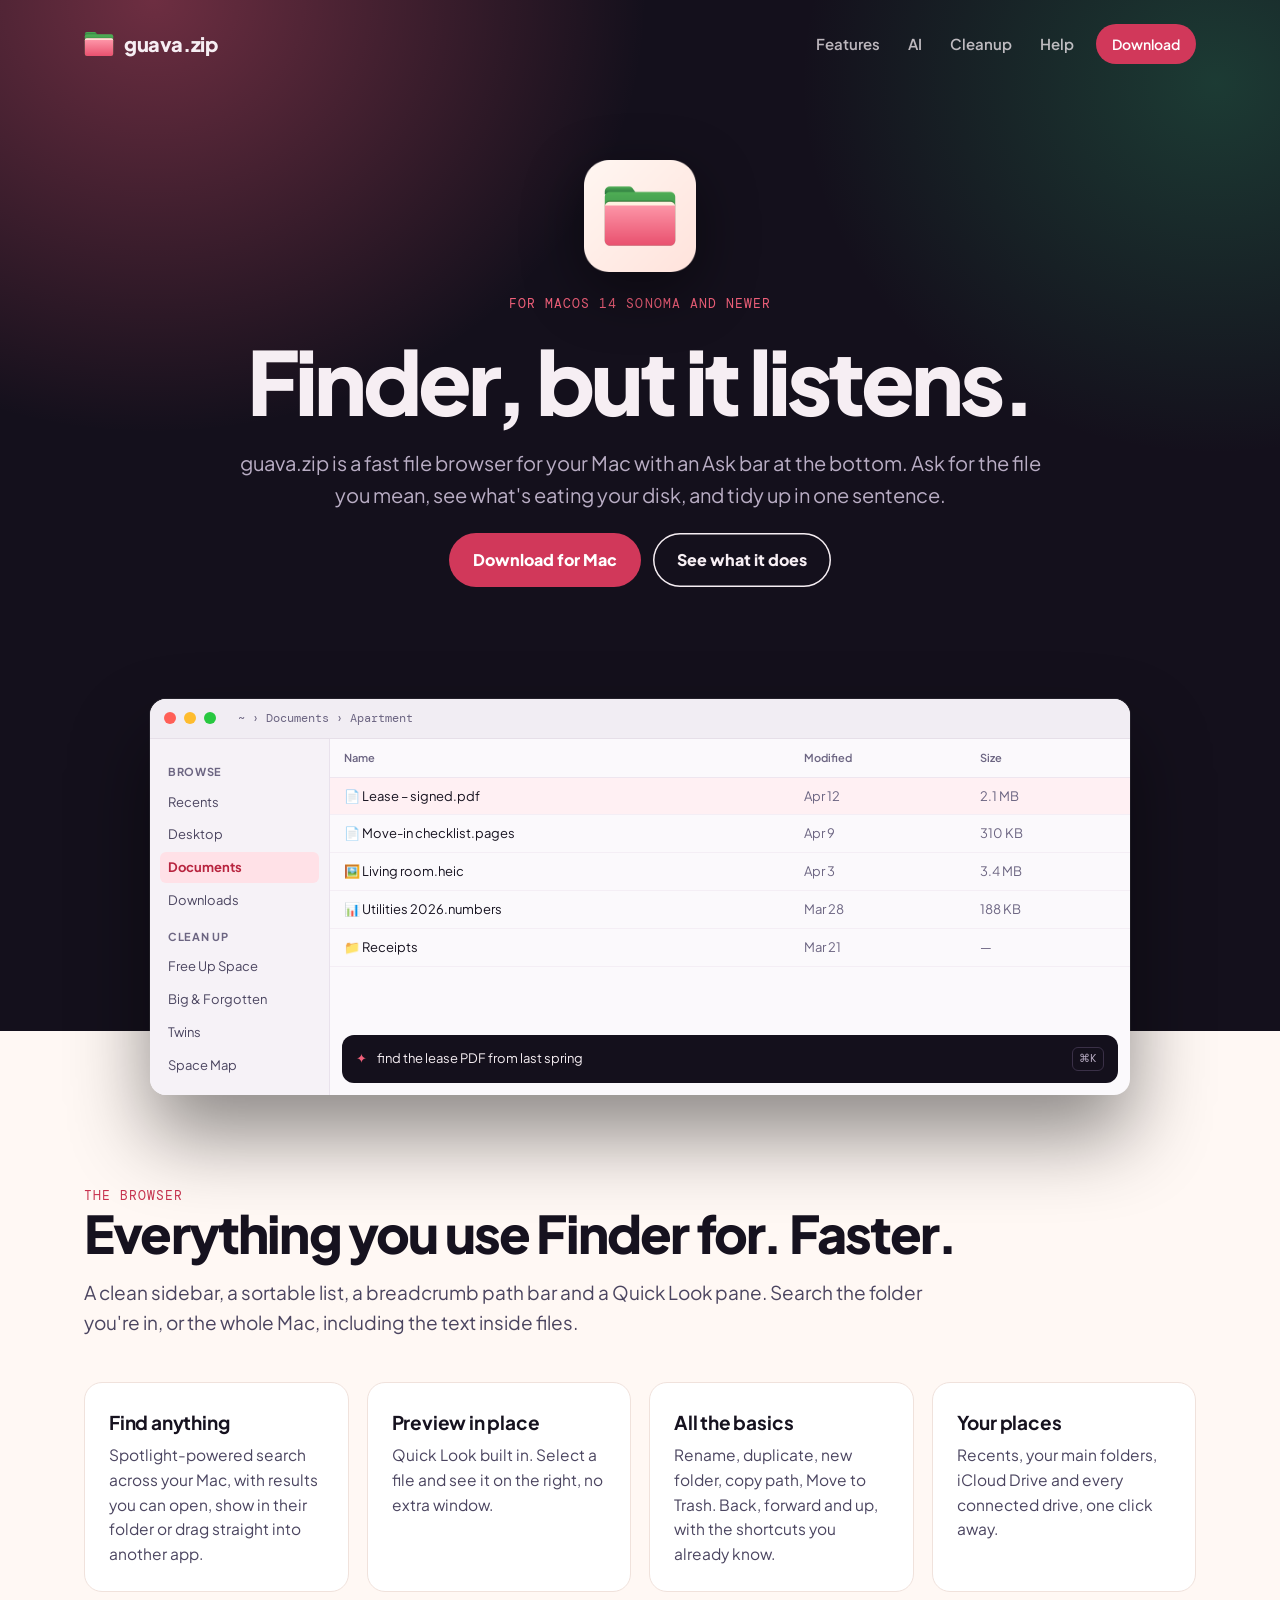
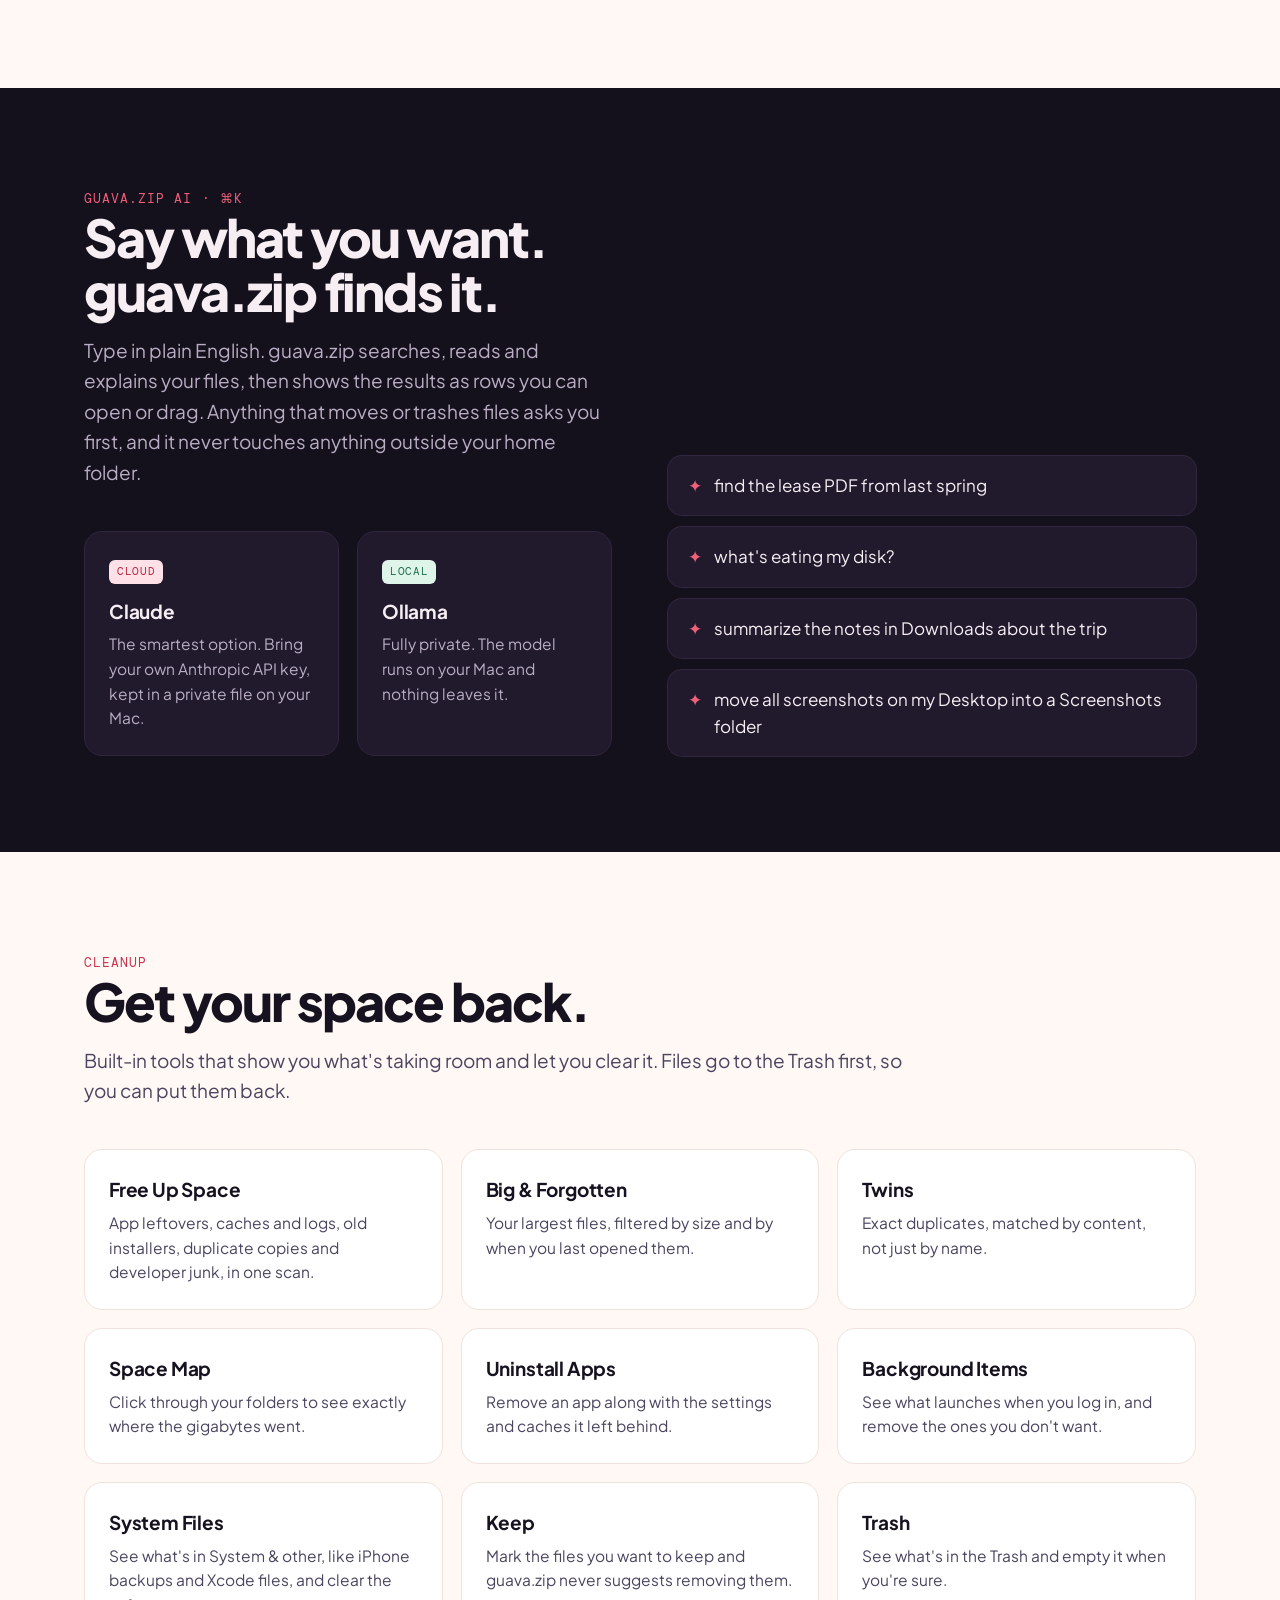
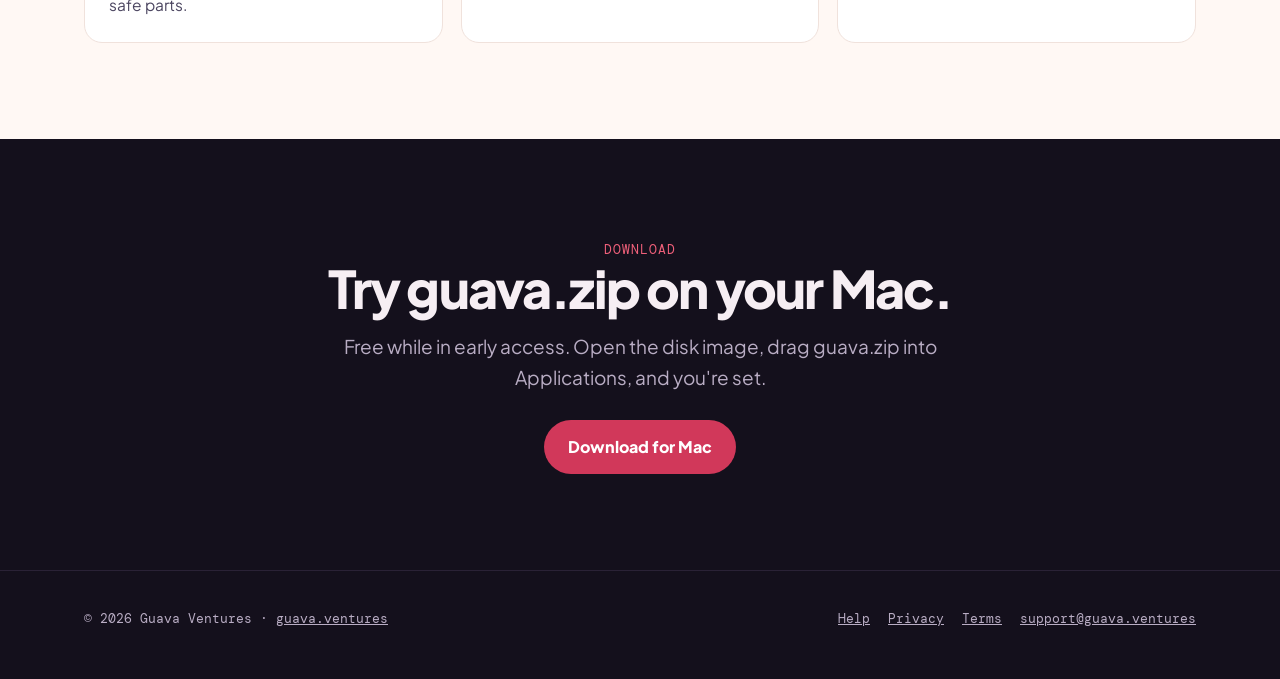
<file: index.html>
<!doctype html>
<html lang="en">
<head>
<meta charset="utf-8">
<meta name="viewport" content="width=device-width, initial-scale=1">
<title>guava.zip · A smarter Finder for your Mac</title>
<meta name="description" content="guava.zip is a better Finder for macOS: a fast file browser, cleanup tools, and built-in AI that finds, opens and tidies your files.">
<meta property="og:title" content="guava.zip · A smarter Finder for your Mac">
<meta property="og:description" content="A fast file browser, cleanup tools, and built-in AI that finds, opens and tidies your files.">
<meta property="og:url" content="https://guava.zip/">
<meta property="og:type" content="website">
<meta property="og:image" content="https://guava.zip/app-icon.png">
<link rel="canonical" href="https://guava.zip/">
<meta name="theme-color" content="#14101c">
<link rel="icon" href="/favicon.svg" type="image/svg+xml">
<link rel="icon" href="/favicon-32.png" sizes="32x32" type="image/png">
<link rel="apple-touch-icon" href="/apple-touch-icon.png">
<link rel="preconnect" href="https://fonts.googleapis.com">
<link rel="preconnect" href="https://fonts.gstatic.com" crossorigin>
<link href="https://fonts.googleapis.com/css2?family=Plus+Jakarta+Sans:wght@400;500;600;700;800&amp;family=DM+Mono:wght@400;500&amp;display=swap" rel="stylesheet">
<link rel="stylesheet" href="/site.css">
</head>
<body class="home">

<header class="hero">
  <div class="wrap">
    <nav class="top">
      <a class="brand" href="/"><img class="mark" src="/logo.svg" alt="" width="30" height="30">guava.zip</a>
      <div class="links">
        <a href="#features">Features</a>
        <a href="#ai">AI</a>
        <a href="#clean">Cleanup</a>
        <a href="/help/">Help</a>
        <a class="btn" href="/download/">Download</a>
      </div>
    </nav>
    <div class="hero-copy">
      <img class="icon" src="/app-icon.png" alt="guava.zip app icon" width="112" height="112">
      <span class="eyebrow">For macOS 14 Sonoma and newer</span>
      <h1>Finder, but it listens.</h1>
      <p class="lede">guava.zip is a fast file browser for your Mac with an Ask bar at the bottom. Ask for the file you mean, see what's eating your disk, and tidy up in one sentence.</p>
      <div class="ctas">
        <a class="btn" href="/download/">Download for Mac</a>
        <a class="btn ghost" href="#features">See what it does</a>
      </div>
    </div>

    <div class="mock" aria-label="guava.zip window preview">
      <div class="bar">
        <i style="background:#ff5f57"></i><i style="background:#febc2e"></i><i style="background:#28c840"></i>
        <span class="path">~ › Documents › Apartment</span>
      </div>
      <div class="body">
        <div class="side">
          <b>Browse</b>
          <span>Recents</span><span>Desktop</span><span class="on">Documents</span><span>Downloads</span>
          <b>Clean Up</b>
          <span>Free Up Space</span><span>Big &amp; Forgotten</span><span>Twins</span><span>Space Map</span>
        </div>
        <div>
          <table>
            <thead><tr><th>Name</th><th>Modified</th><th>Size</th></tr></thead>
            <tbody>
              <tr class="hit"><td>📄 Lease – signed.pdf</td><td class="k">Apr 12</td><td class="k">2.1 MB</td></tr>
              <tr><td>📄 Move-in checklist.pages</td><td class="k">Apr 9</td><td class="k">310 KB</td></tr>
              <tr><td>🖼️ Living room.heic</td><td class="k">Apr 3</td><td class="k">3.4 MB</td></tr>
              <tr><td>📊 Utilities 2026.numbers</td><td class="k">Mar 28</td><td class="k">188 KB</td></tr>
              <tr><td>📁 Receipts</td><td class="k">Mar 21</td><td class="k">—</td></tr>
            </tbody>
          </table>
          <div class="ai"><span class="spark">✦</span><span>find the lease PDF from last spring</span><span class="kbd">⌘K</span></div>
        </div>
      </div>
    </div>
  </div>
</header>

<main>
<section id="features" class="first">
  <div class="wrap">
    <span class="eyebrow">The browser</span>
    <h2 class="sec">Everything you use Finder for. Faster.</h2>
    <p class="sub">A clean sidebar, a sortable list, a breadcrumb path bar and a Quick Look pane. Search the folder you're in, or the whole Mac, including the text inside files.</p>
    <div class="grid">
      <div class="card"><h3>Find anything</h3><p>Spotlight-powered search across your Mac, with results you can open, show in their folder or drag straight into another app.</p></div>
      <div class="card"><h3>Preview in place</h3><p>Quick Look built in. Select a file and see it on the right, no extra window.</p></div>
      <div class="card"><h3>All the basics</h3><p>Rename, duplicate, new folder, copy path, Move to Trash. Back, forward and up, with the shortcuts you already know.</p></div>
      <div class="card"><h3>Your places</h3><p>Recents, your main folders, iCloud Drive and every connected drive, one click away.</p></div>
    </div>
  </div>
</section>

<section id="ai" class="dark">
  <div class="wrap split">
    <div>
      <span class="eyebrow">guava.zip AI · ⌘K</span>
      <h2 class="sec">Say what you want. guava.zip finds it.</h2>
      <p class="sub">Type in plain English. guava.zip searches, reads and explains your files, then shows the results as rows you can open or drag. Anything that moves or trashes files asks you first, and it never touches anything outside your home folder.</p>
      <div class="grid">
        <div class="card"><span class="tag pink">Cloud</span><h3>Claude</h3><p>The smartest option. Bring your own Anthropic API key, kept in a private file on your Mac.</p></div>
        <div class="card"><span class="tag">Local</span><h3>Ollama</h3><p>Fully private. The model runs on your Mac and nothing leaves it.</p></div>
      </div>
    </div>
    <div class="asks">
      <div class="ask"><span class="spark">✦</span>find the lease PDF from last spring</div>
      <div class="ask"><span class="spark">✦</span>what's eating my disk?</div>
      <div class="ask"><span class="spark">✦</span>summarize the notes in Downloads about the trip</div>
      <div class="ask"><span class="spark">✦</span>move all screenshots on my Desktop into a Screenshots folder</div>
    </div>
  </div>
</section>

<section id="clean">
  <div class="wrap">
    <span class="eyebrow">Cleanup</span>
    <h2 class="sec">Get your space back.</h2>
    <p class="sub">Built-in tools that show you what's taking room and let you clear it. Files go to the Trash first, so you can put them back.</p>
    <div class="grid">
      <div class="card"><h3>Free Up Space</h3><p>App leftovers, caches and logs, old installers, duplicate copies and developer junk, in one scan.</p></div>
      <div class="card"><h3>Big &amp; Forgotten</h3><p>Your largest files, filtered by size and by when you last opened them.</p></div>
      <div class="card"><h3>Twins</h3><p>Exact duplicates, matched by content, not just by name.</p></div>
      <div class="card"><h3>Space Map</h3><p>Click through your folders to see exactly where the gigabytes went.</p></div>
      <div class="card"><h3>Uninstall Apps</h3><p>Remove an app along with the settings and caches it left behind.</p></div>
      <div class="card"><h3>Background Items</h3><p>See what launches when you log in, and remove the ones you don't want.</p></div>
      <div class="card"><h3>System Files</h3><p>See what's in System &amp; other, like iPhone backups and Xcode files, and clear the safe parts.</p></div>
      <div class="card"><h3>Keep</h3><p>Mark the files you want to keep and guava.zip never suggests removing them.</p></div>
      <div class="card"><h3>Trash</h3><p>See what's in the Trash and empty it when you're sure.</p></div>
    </div>
  </div>
</section>

<section id="download" class="dark download">
  <div class="narrow">
    <span class="eyebrow">Download</span>
    <h2 class="sec">Try guava.zip on your Mac.</h2>
    <p class="sub center">Free while in early access. Open the disk image, drag guava.zip into Applications, and you're set.</p>
    <a class="btn" href="/download/">Download for Mac</a>
  </div>
</section>
</main>

<footer class="site">
  <div class="wrap">
    <span>© 2026 Guava Ventures · <a href="https://guava.ventures">guava.ventures</a></span>
    <nav aria-label="Footer"><a href="/help/">Help</a><a href="/privacy/">Privacy</a><a href="/terms/">Terms</a><a href="mailto:support@guava.ventures">support@guava.ventures</a></nav>
  </div>
</footer>
</body>
</html>
</file>
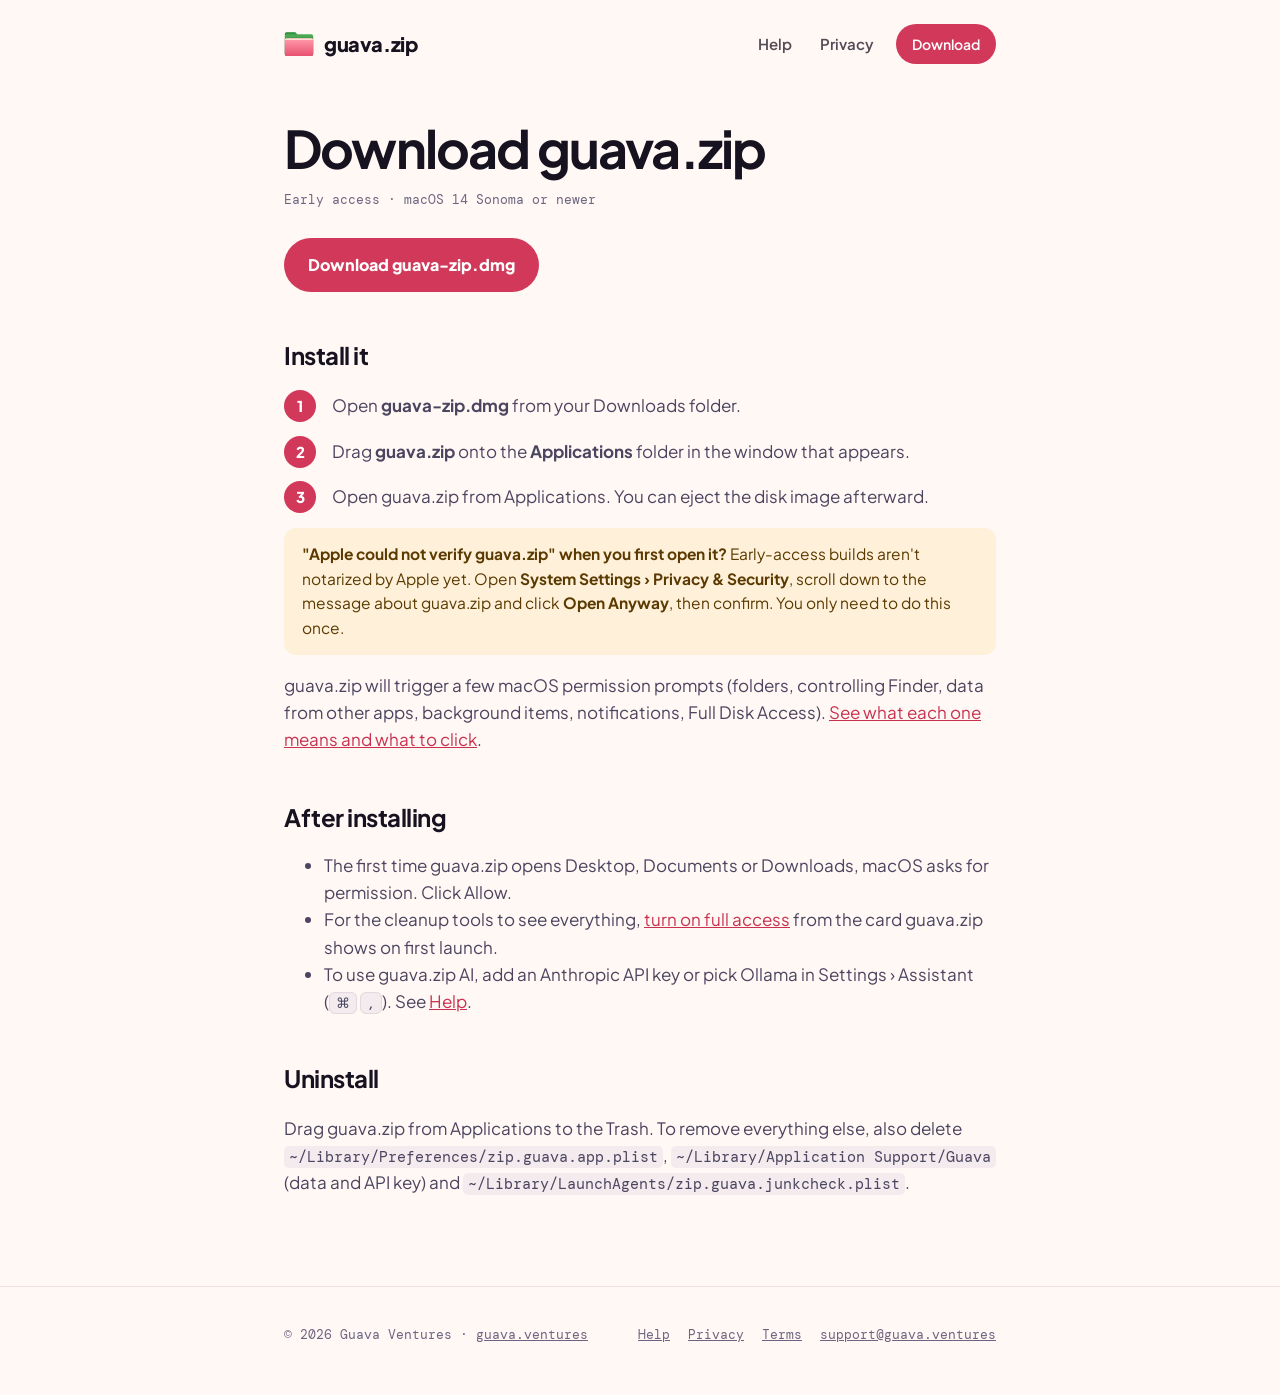
<file: download/index.html>
<!doctype html>
<html lang="en">
<head>
<meta charset="utf-8">
<meta name="viewport" content="width=device-width, initial-scale=1">
<title>Download · guava.zip</title>
<meta name="description" content="Download guava.zip for macOS and install it in a minute.">
<link rel="icon" href="/favicon.svg" type="image/svg+xml">
<link rel="icon" href="/favicon-32.png" sizes="32x32" type="image/png">
<link rel="apple-touch-icon" href="/apple-touch-icon.png">
<link rel="preconnect" href="https://fonts.googleapis.com">
<link rel="preconnect" href="https://fonts.gstatic.com" crossorigin>
<link href="https://fonts.googleapis.com/css2?family=Plus+Jakarta+Sans:wght@400;500;600;700;800&amp;family=DM+Mono:wght@400;500&amp;display=swap" rel="stylesheet">
<link rel="stylesheet" href="/site.css">
</head>
<body class="page">
<div class="narrow">
<nav class="top">
<a class="brand" href="/"><img class="mark" src="/logo.svg" alt="" width="30" height="30">guava.zip</a>
<div class="links"><a href="/help/">Help</a><a href="/privacy/">Privacy</a><a class="btn" href="/download/" aria-current="page">Download</a></div>
</nav>
<main>
<h1>Download guava.zip</h1>
<p class="meta">Early access · macOS 14 Sonoma or newer</p>
<p style="margin:28px 0"><a class="btn" href="/download/guava-zip.dmg" download>Download guava-zip.dmg</a></p>

<h2>Install it</h2>
<ol class="steps">
<li>Open <strong>guava-zip.dmg</strong> from your Downloads folder.</li>
<li>Drag <strong>guava.zip</strong> onto the <strong>Applications</strong> folder in the window that appears.</li>
<li>Open guava.zip from Applications. You can eject the disk image afterward.</li>
</ol>

<div class="note"><p><strong>"Apple could not verify guava.zip" when you first open it?</strong> Early-access builds aren't notarized by Apple yet. Open <strong>System Settings › Privacy &amp; Security</strong>, scroll down to the message about guava.zip and click <strong>Open Anyway</strong>, then confirm. You only need to do this once.</p></div>

<p>guava.zip will trigger a few macOS permission prompts (folders, controlling Finder, data from other apps, background items, notifications, Full Disk Access). <a href="/help/#permissions">See what each one means and what to click</a>.</p>

<h2>After installing</h2>
<ul>
<li>The first time guava.zip opens Desktop, Documents or Downloads, macOS asks for permission. Click Allow.</li>
<li>For the cleanup tools to see everything, <a href="/help/#full-disk-access">turn on full access</a> from the card guava.zip shows on first launch.</li>
<li>To use guava.zip AI, add an Anthropic API key or pick Ollama in Settings › Assistant (<kbd>⌘</kbd> <kbd>,</kbd>). See <a href="/help/#ai">Help</a>.</li>
</ul>

<h2>Uninstall</h2>
<p>Drag guava.zip from Applications to the Trash. To remove everything else, also delete <code>~/Library/Preferences/zip.guava.app.plist</code>, <code>~/Library/Application Support/Guava</code> (data and API key) and <code>~/Library/LaunchAgents/zip.guava.junkcheck.plist</code>.</p>
</main>
</div>
<footer class="site">
<div class="narrow">
<span>© 2026 Guava Ventures · <a href="https://guava.ventures">guava.ventures</a></span>
<nav aria-label="Footer"><a href="/help/">Help</a><a href="/privacy/">Privacy</a><a href="/terms/">Terms</a><a href="mailto:support@guava.ventures">support@guava.ventures</a></nav>
</div>
</footer>
</body>
</html>
</file>
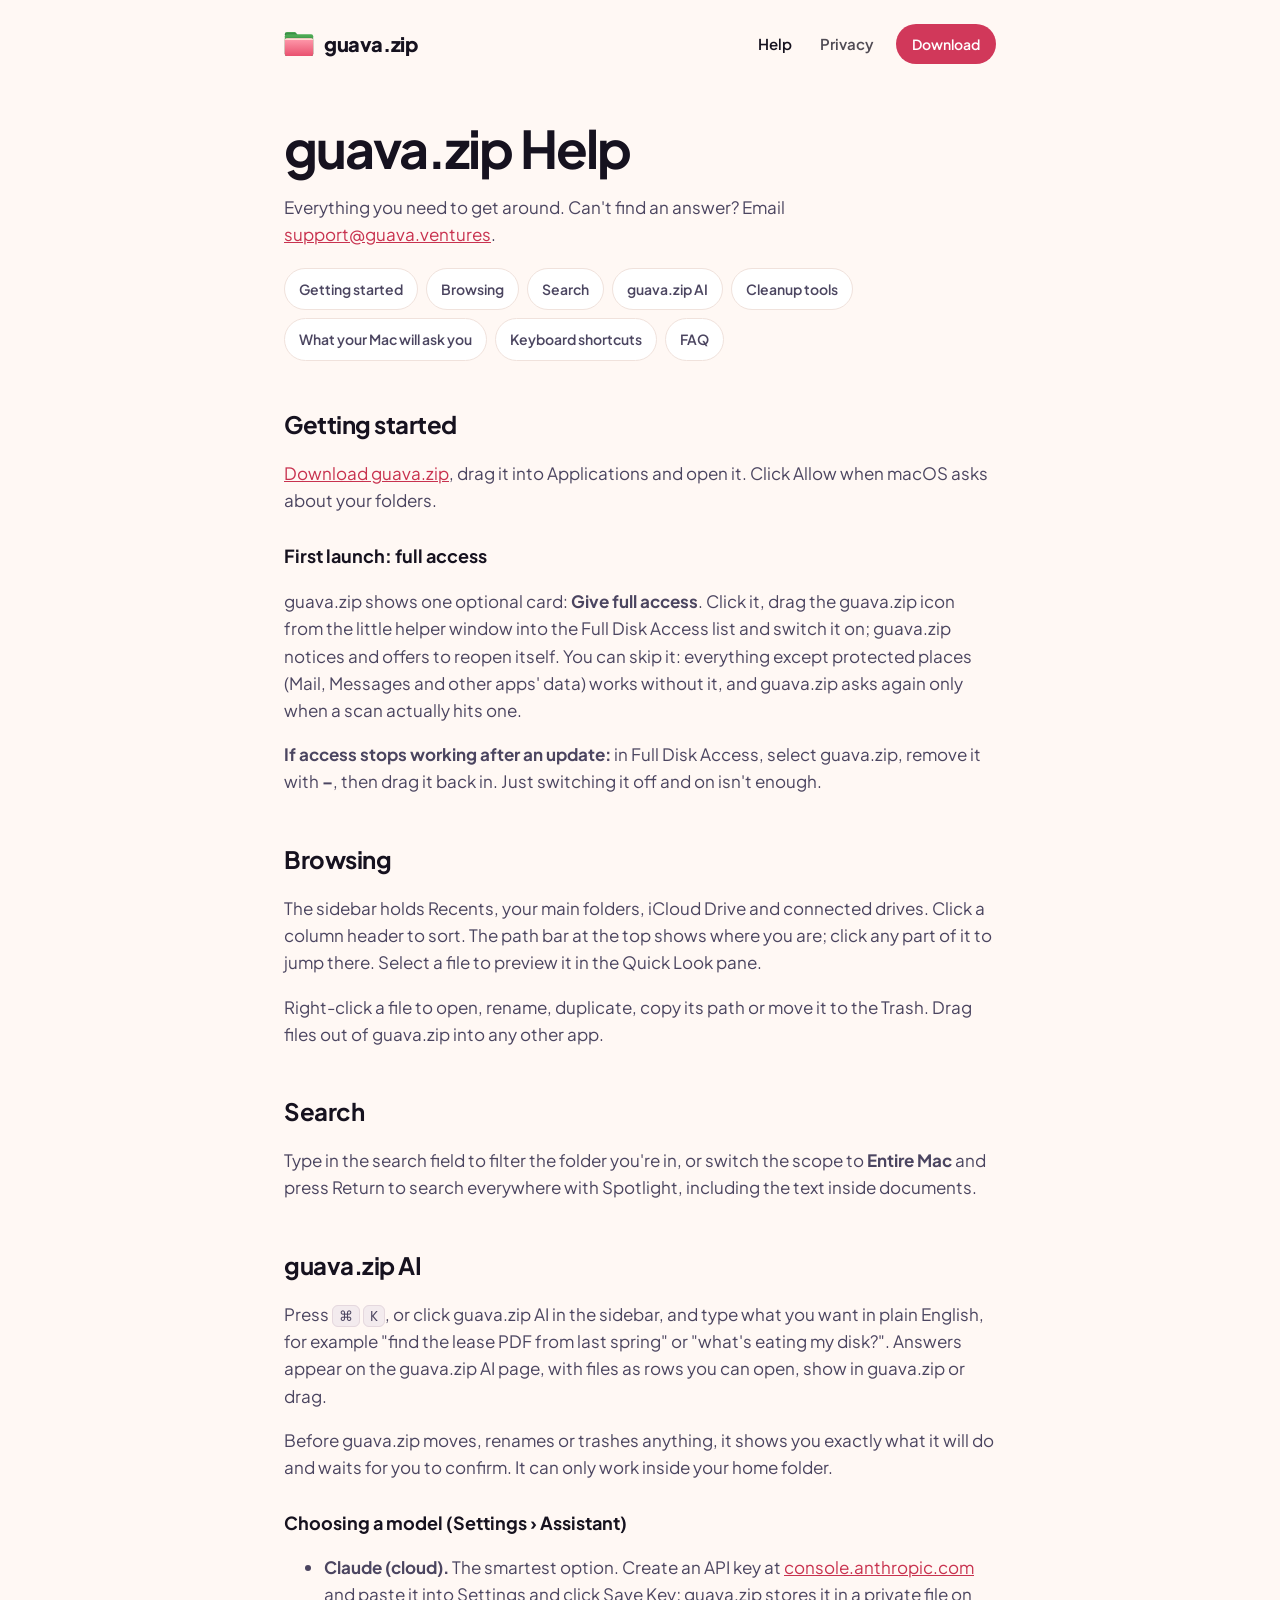
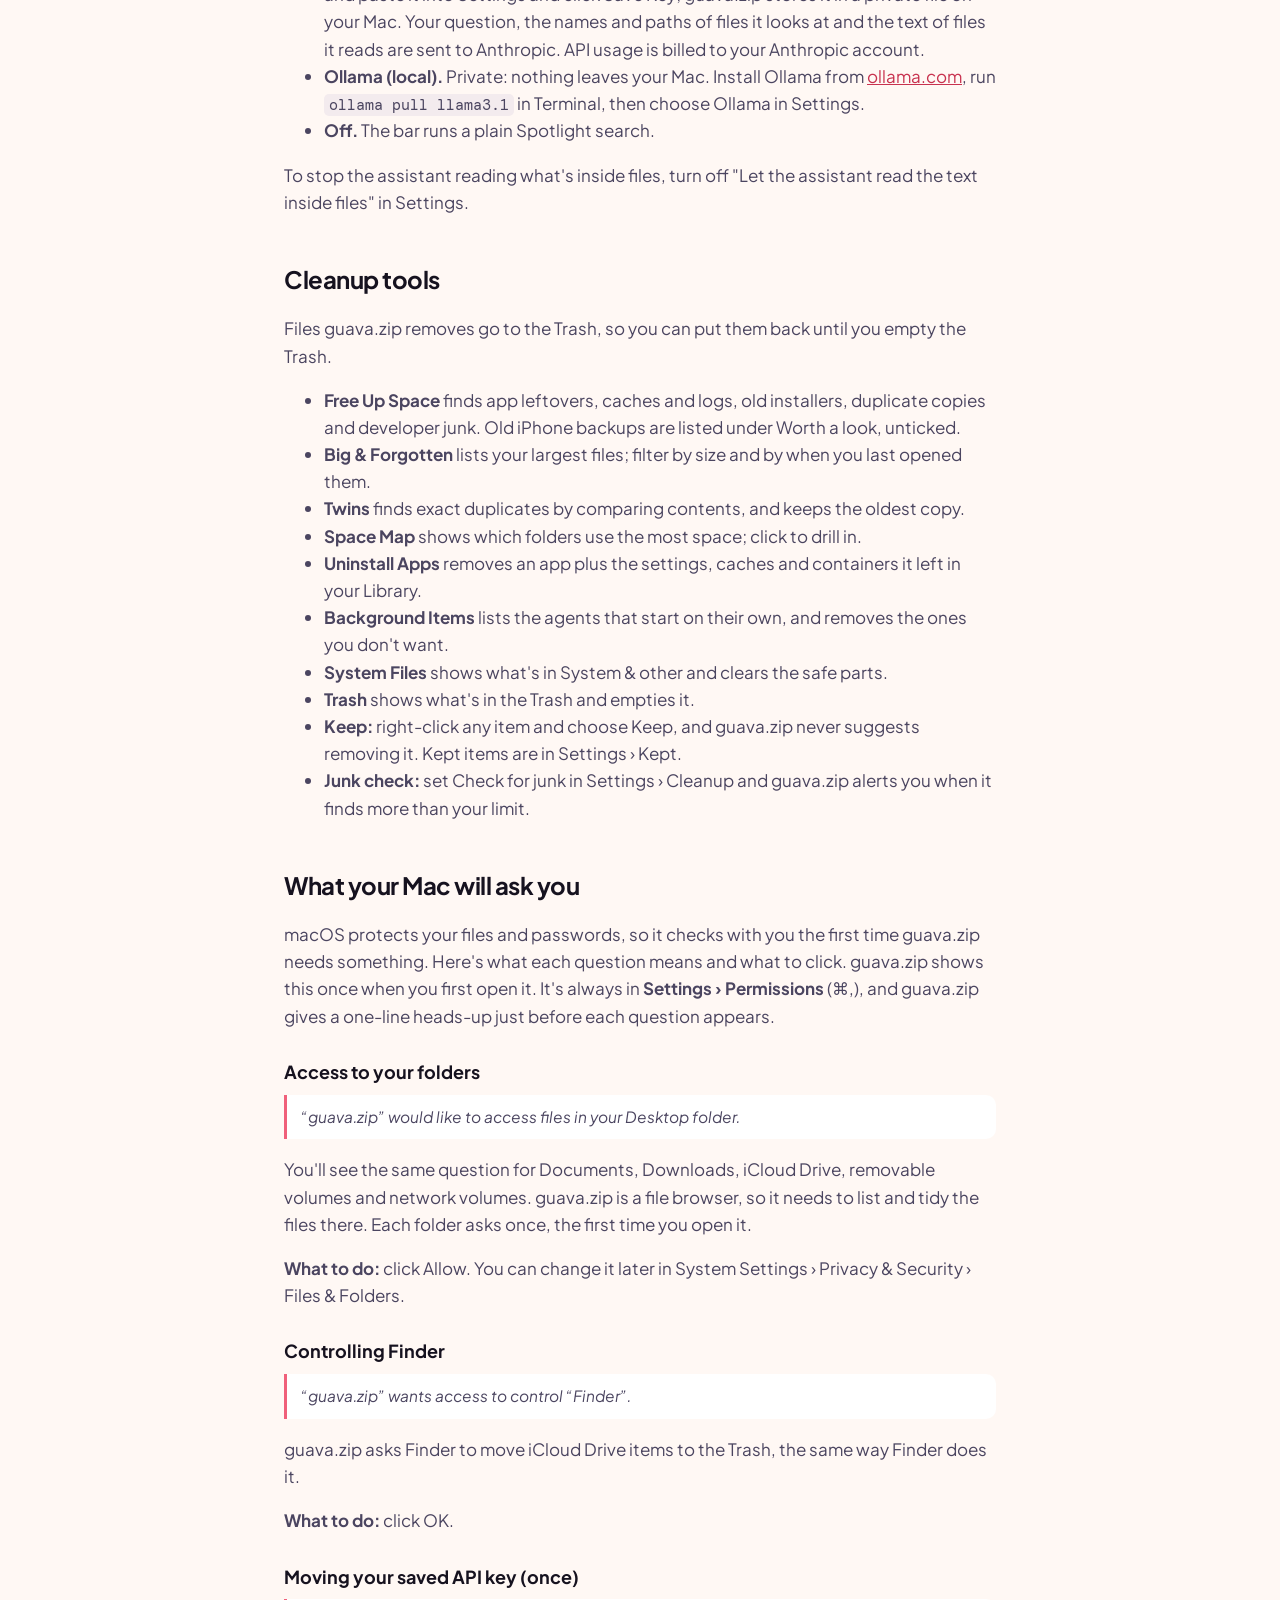
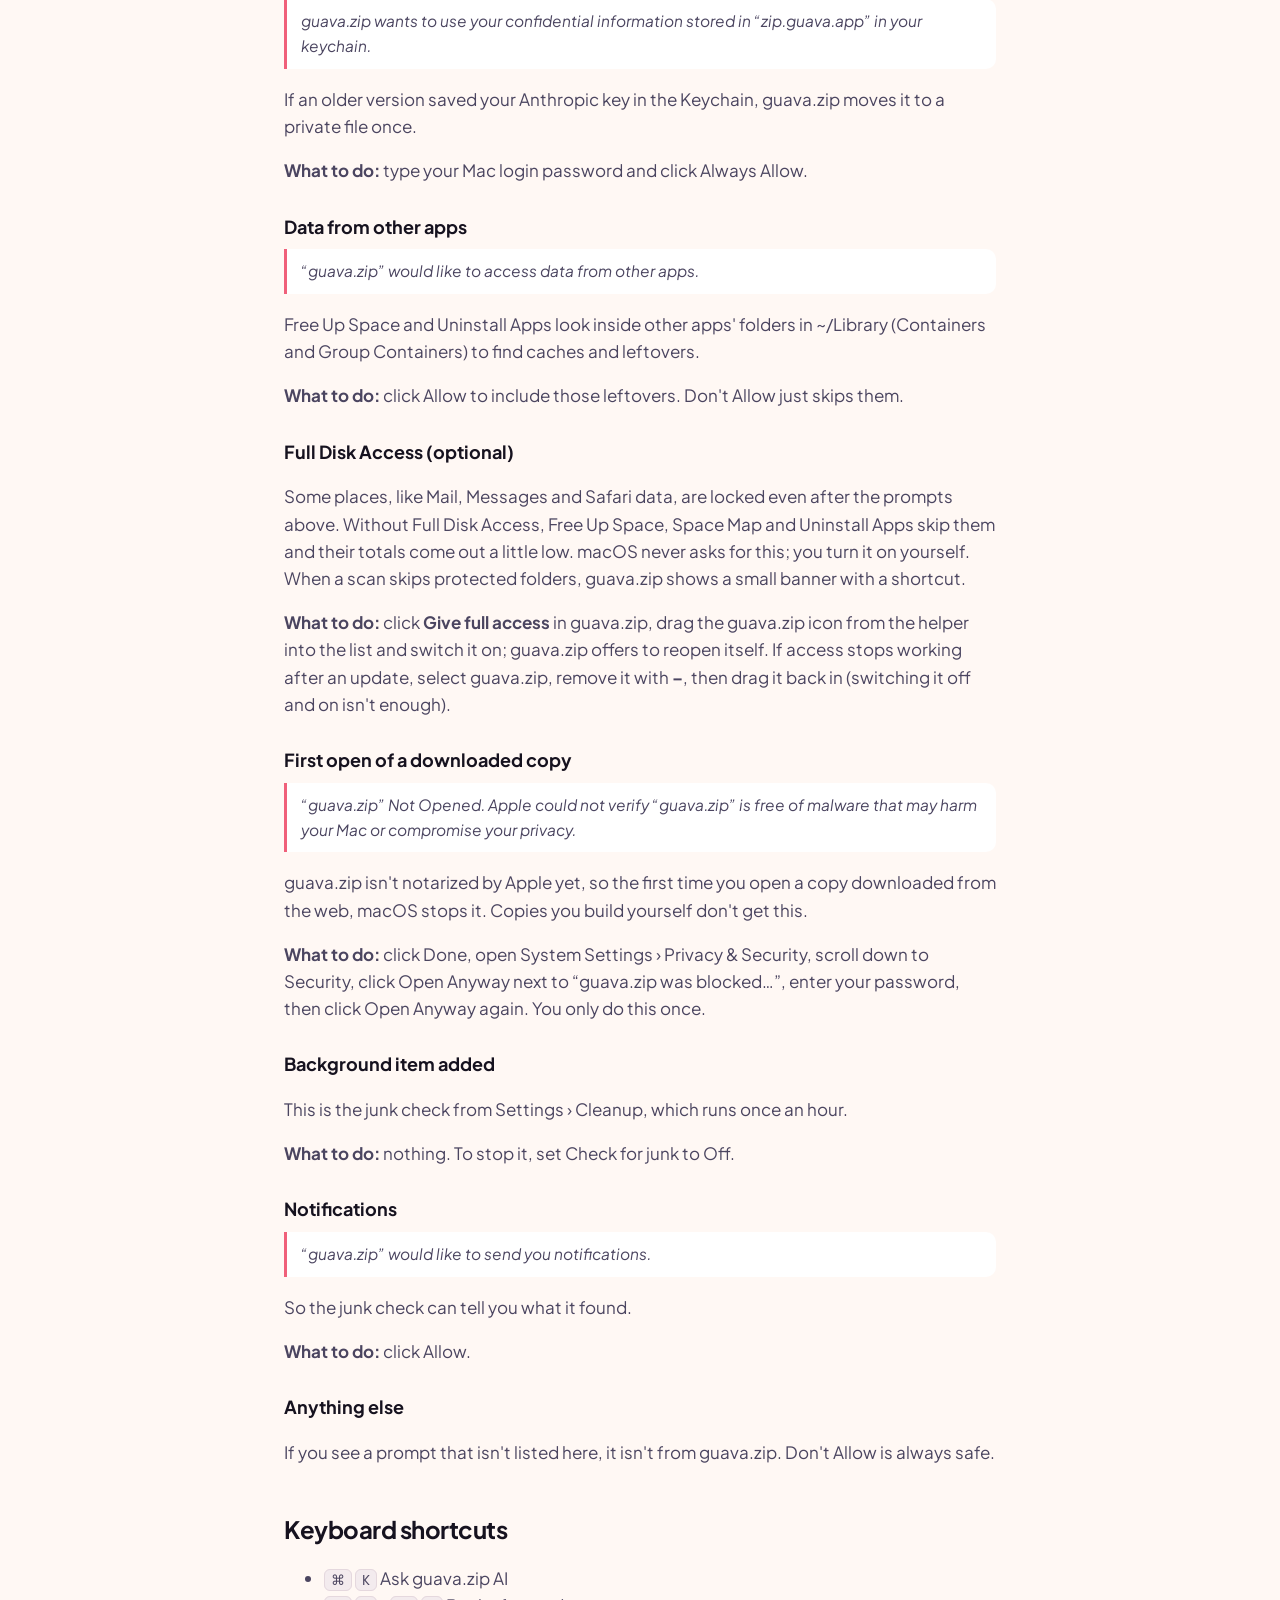
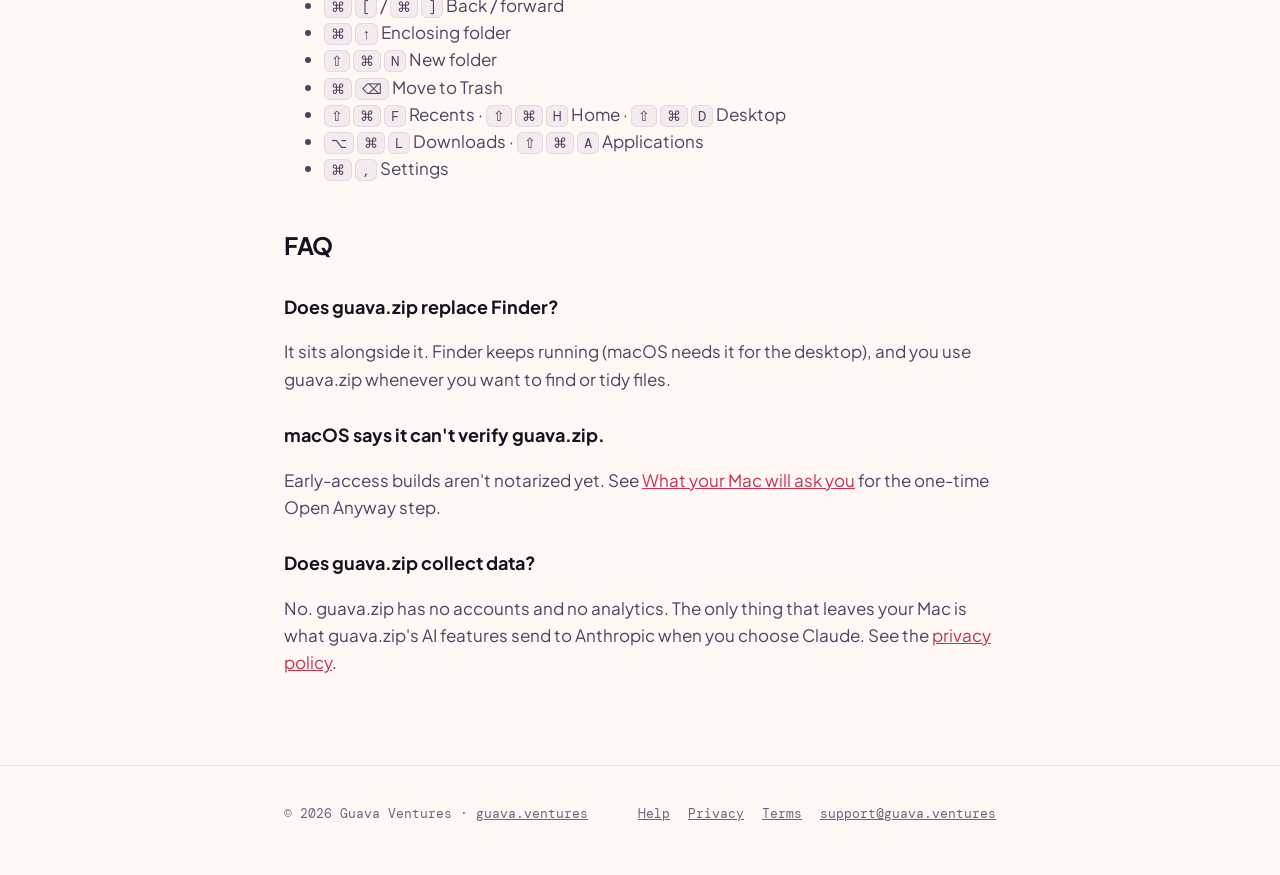
<file: help/index.html>
<!doctype html>
<html lang="en">
<head>
<meta charset="utf-8">
<meta name="viewport" content="width=device-width, initial-scale=1">
<title>Help · guava.zip</title>
<meta name="description" content="How to use guava.zip: browsing, search, guava.zip AI, cleanup tools and settings.">
<link rel="icon" href="/favicon.svg" type="image/svg+xml">
<link rel="icon" href="/favicon-32.png" sizes="32x32" type="image/png">
<link rel="apple-touch-icon" href="/apple-touch-icon.png">
<link rel="preconnect" href="https://fonts.googleapis.com">
<link rel="preconnect" href="https://fonts.gstatic.com" crossorigin>
<link href="https://fonts.googleapis.com/css2?family=Plus+Jakarta+Sans:wght@400;500;600;700;800&amp;family=DM+Mono:wght@400;500&amp;display=swap" rel="stylesheet">
<link rel="stylesheet" href="/site.css">
</head>
<body class="page">
<div class="narrow">
<nav class="top">
<a class="brand" href="/"><img class="mark" src="/logo.svg" alt="" width="30" height="30">guava.zip</a>
<div class="links"><a href="/help/" aria-current="page">Help</a><a href="/privacy/">Privacy</a><a class="btn" href="/download/">Download</a></div>
</nav>
<main>
<h1>guava.zip Help</h1>
<p>Everything you need to get around. Can't find an answer? Email <a href="mailto:support@guava.ventures">support@guava.ventures</a>.</p>
<ul class="toc">
<li><a href="#start">Getting started</a></li><li><a href="#browse">Browsing</a></li><li><a href="#search">Search</a></li><li><a href="#ai">guava.zip AI</a></li><li><a href="#clean">Cleanup tools</a></li><li><a href="#permissions">What your Mac will ask you</a></li><li><a href="#keys">Keyboard shortcuts</a></li><li><a href="#faq">FAQ</a></li>
</ul>

<h2 id="start">Getting started</h2>
<p><a href="/download/">Download guava.zip</a>, drag it into Applications and open it. Click Allow when macOS asks about your folders.</p>
<h3 id="full-disk-access">First launch: full access</h3>
<p>guava.zip shows one optional card: <strong>Give full access</strong>. Click it, drag the guava.zip icon from the little helper window into the Full Disk Access list and switch it on; guava.zip notices and offers to reopen itself. You can skip it: everything except protected places (Mail, Messages and other apps' data) works without it, and guava.zip asks again only when a scan actually hits one.</p>
<p><strong>If access stops working after an update:</strong> in Full Disk Access, select guava.zip, remove it with <strong>–</strong>, then drag it back in. Just switching it off and on isn't enough.</p>

<h2 id="browse">Browsing</h2>
<p>The sidebar holds Recents, your main folders, iCloud Drive and connected drives. Click a column header to sort. The path bar at the top shows where you are; click any part of it to jump there. Select a file to preview it in the Quick Look pane.</p>
<p>Right-click a file to open, rename, duplicate, copy its path or move it to the Trash. Drag files out of guava.zip into any other app.</p>

<h2 id="search">Search</h2>
<p>Type in the search field to filter the folder you're in, or switch the scope to <strong>Entire Mac</strong> and press Return to search everywhere with Spotlight, including the text inside documents.</p>

<h2 id="ai">guava.zip AI</h2>
<p>Press <kbd>⌘</kbd> <kbd>K</kbd>, or click guava.zip AI in the sidebar, and type what you want in plain English, for example "find the lease PDF from last spring" or "what's eating my disk?". Answers appear on the guava.zip AI page, with files as rows you can open, show in guava.zip or drag.</p>
<p>Before guava.zip moves, renames or trashes anything, it shows you exactly what it will do and waits for you to confirm. It can only work inside your home folder.</p>
<h3>Choosing a model (Settings › Assistant)</h3>
<ul>
<li><strong>Claude (cloud).</strong> The smartest option. Create an API key at <a href="https://console.anthropic.com">console.anthropic.com</a> and paste it into Settings and click Save Key; guava.zip stores it in a private file on your Mac. Your question, the names and paths of files it looks at and the text of files it reads are sent to Anthropic. API usage is billed to your Anthropic account.</li>
<li><strong>Ollama (local).</strong> Private: nothing leaves your Mac. Install Ollama from <a href="https://ollama.com">ollama.com</a>, run <code>ollama pull llama3.1</code> in Terminal, then choose Ollama in Settings.</li>
<li><strong>Off.</strong> The bar runs a plain Spotlight search.</li>
</ul>
<p>To stop the assistant reading what's inside files, turn off "Let the assistant read the text inside files" in Settings.</p>

<h2 id="clean">Cleanup tools</h2>
<p>Files guava.zip removes go to the Trash, so you can put them back until you empty the Trash.</p>
<ul>
<li><strong>Free Up Space</strong> finds app leftovers, caches and logs, old installers, duplicate copies and developer junk. Old iPhone backups are listed under Worth a look, unticked.</li>
<li><strong>Big &amp; Forgotten</strong> lists your largest files; filter by size and by when you last opened them.</li>
<li><strong>Twins</strong> finds exact duplicates by comparing contents, and keeps the oldest copy.</li>
<li><strong>Space Map</strong> shows which folders use the most space; click to drill in.</li>
<li><strong>Uninstall Apps</strong> removes an app plus the settings, caches and containers it left in your Library.</li>
<li><strong>Background Items</strong> lists the agents that start on their own, and removes the ones you don't want.</li>
<li><strong>System Files</strong> shows what's in System &amp; other and clears the safe parts.</li>
<li><strong>Trash</strong> shows what's in the Trash and empties it.</li>
<li><strong>Keep:</strong> right-click any item and choose Keep, and guava.zip never suggests removing it. Kept items are in Settings › Kept.</li>
<li><strong>Junk check:</strong> set Check for junk in Settings › Cleanup and guava.zip alerts you when it finds more than your limit.</li>
</ul>

<h2 id="permissions">What your Mac will ask you</h2>
<p>macOS protects your files and passwords, so it checks with you the first time guava.zip needs something. Here's what each question means and what to click. guava.zip shows this once when you first open it. It's always in <strong>Settings › Permissions</strong> (⌘,), and guava.zip gives a one-line heads-up just before each question appears.</p>
<h3>Access to your folders</h3>
<blockquote class="prompt">“guava.zip” would like to access files in your Desktop folder.</blockquote>
<p>You'll see the same question for Documents, Downloads, iCloud Drive, removable volumes and network volumes. guava.zip is a file browser, so it needs to list and tidy the files there. Each folder asks once, the first time you open it.</p>
<p><strong>What to do:</strong> click Allow. You can change it later in System Settings › Privacy &amp; Security › Files &amp; Folders.</p>
<h3>Controlling Finder</h3>
<blockquote class="prompt">“guava.zip” wants access to control “Finder”.</blockquote>
<p>guava.zip asks Finder to move iCloud Drive items to the Trash, the same way Finder does it.</p>
<p><strong>What to do:</strong> click OK.</p>
<h3>Moving your saved API key (once)</h3>
<blockquote class="prompt">guava.zip wants to use your confidential information stored in “zip.guava.app” in your keychain.</blockquote>
<p>If an older version saved your Anthropic key in the Keychain, guava.zip moves it to a private file once.</p>
<p><strong>What to do:</strong> type your Mac login password and click Always Allow.</p>
<h3>Data from other apps</h3>
<blockquote class="prompt">“guava.zip” would like to access data from other apps.</blockquote>
<p>Free Up Space and Uninstall Apps look inside other apps' folders in ~/Library (Containers and Group Containers) to find caches and leftovers.</p>
<p><strong>What to do:</strong> click Allow to include those leftovers. Don't Allow just skips them.</p>
<h3>Full Disk Access (optional)</h3>
<p>Some places, like Mail, Messages and Safari data, are locked even after the prompts above. Without Full Disk Access, Free Up Space, Space Map and Uninstall Apps skip them and their totals come out a little low. macOS never asks for this; you turn it on yourself. When a scan skips protected folders, guava.zip shows a small banner with a shortcut.</p>
<p><strong>What to do:</strong> click <strong>Give full access</strong> in guava.zip, drag the guava.zip icon from the helper into the list and switch it on; guava.zip offers to reopen itself. If access stops working after an update, select guava.zip, remove it with <strong>–</strong>, then drag it back in (switching it off and on isn't enough).</p>
<h3>First open of a downloaded copy</h3>
<blockquote class="prompt">“guava.zip” Not Opened. Apple could not verify “guava.zip” is free of malware that may harm your Mac or compromise your privacy.</blockquote>
<p>guava.zip isn't notarized by Apple yet, so the first time you open a copy downloaded from the web, macOS stops it. Copies you build yourself don't get this.</p>
<p><strong>What to do:</strong> click Done, open System Settings › Privacy &amp; Security, scroll down to Security, click Open Anyway next to “guava.zip was blocked…”, enter your password, then click Open Anyway again. You only do this once.</p>
<h3>Background item added</h3>
<p>This is the junk check from Settings › Cleanup, which runs once an hour.</p>
<p><strong>What to do:</strong> nothing. To stop it, set Check for junk to Off.</p>
<h3>Notifications</h3>
<blockquote class="prompt">“guava.zip” would like to send you notifications.</blockquote>
<p>So the junk check can tell you what it found.</p>
<p><strong>What to do:</strong> click Allow.</p>
<h3>Anything else</h3>
<p>If you see a prompt that isn't listed here, it isn't from guava.zip. Don't Allow is always safe.</p>

<h2 id="keys">Keyboard shortcuts</h2>
<ul>
<li><kbd>⌘</kbd> <kbd>K</kbd> Ask guava.zip AI</li>
<li><kbd>⌘</kbd> <kbd>[</kbd> / <kbd>⌘</kbd> <kbd>]</kbd> Back / forward</li>
<li><kbd>⌘</kbd> <kbd>↑</kbd> Enclosing folder</li>
<li><kbd>⇧</kbd> <kbd>⌘</kbd> <kbd>N</kbd> New folder</li>
<li><kbd>⌘</kbd> <kbd>⌫</kbd> Move to Trash</li>
<li><kbd>⇧</kbd> <kbd>⌘</kbd> <kbd>F</kbd> Recents · <kbd>⇧</kbd> <kbd>⌘</kbd> <kbd>H</kbd> Home · <kbd>⇧</kbd> <kbd>⌘</kbd> <kbd>D</kbd> Desktop</li>
<li><kbd>⌥</kbd> <kbd>⌘</kbd> <kbd>L</kbd> Downloads · <kbd>⇧</kbd> <kbd>⌘</kbd> <kbd>A</kbd> Applications</li>
<li><kbd>⌘</kbd> <kbd>,</kbd> Settings</li>
</ul>

<h2 id="faq">FAQ</h2>
<h3>Does guava.zip replace Finder?</h3>
<p>It sits alongside it. Finder keeps running (macOS needs it for the desktop), and you use guava.zip whenever you want to find or tidy files.</p>
<h3>macOS says it can't verify guava.zip.</h3>
<p>Early-access builds aren't notarized yet. See <a href="#permissions">What your Mac will ask you</a> for the one-time Open Anyway step.</p>
<h3>Does guava.zip collect data?</h3>
<p>No. guava.zip has no accounts and no analytics. The only thing that leaves your Mac is what guava.zip's AI features send to Anthropic when you choose Claude. See the <a href="/privacy/">privacy policy</a>.</p>
</main>
</div>
<footer class="site">
<div class="narrow">
<span>© 2026 Guava Ventures · <a href="https://guava.ventures">guava.ventures</a></span>
<nav aria-label="Footer"><a href="/help/">Help</a><a href="/privacy/">Privacy</a><a href="/terms/">Terms</a><a href="mailto:support@guava.ventures">support@guava.ventures</a></nav>
</div>
</footer>
</body>
</html>
</file>
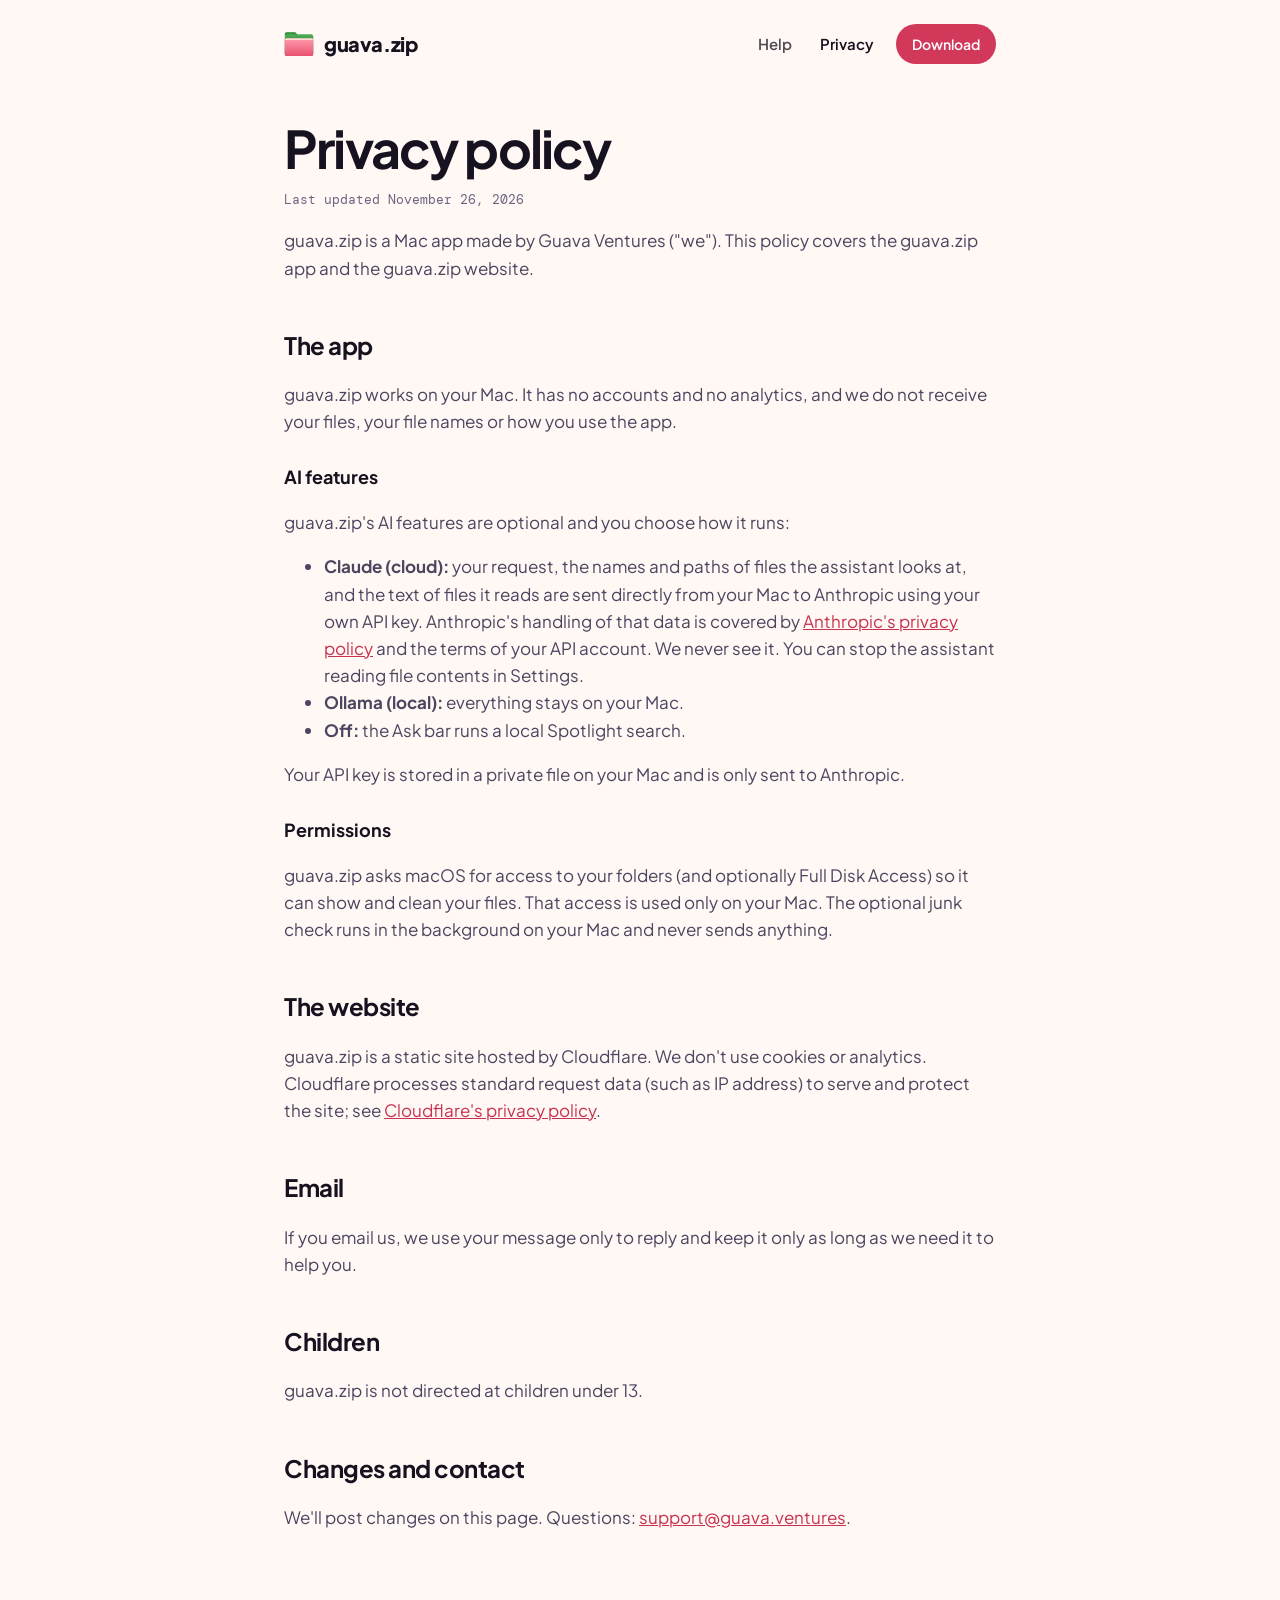
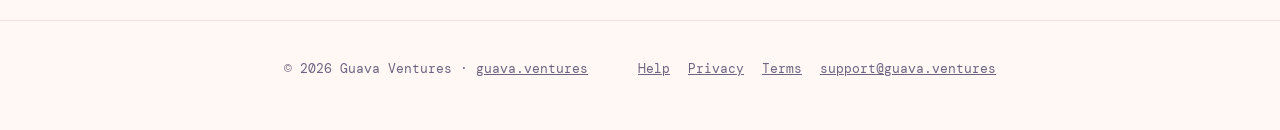
<file: privacy/index.html>
<!doctype html>
<html lang="en">
<head>
<meta charset="utf-8">
<meta name="viewport" content="width=device-width, initial-scale=1">
<title>Privacy · guava.zip</title>
<meta name="description" content="guava.zip's privacy policy.">
<link rel="icon" href="/favicon.svg" type="image/svg+xml">
<link rel="icon" href="/favicon-32.png" sizes="32x32" type="image/png">
<link rel="apple-touch-icon" href="/apple-touch-icon.png">
<link rel="preconnect" href="https://fonts.googleapis.com">
<link rel="preconnect" href="https://fonts.gstatic.com" crossorigin>
<link href="https://fonts.googleapis.com/css2?family=Plus+Jakarta+Sans:wght@400;500;600;700;800&amp;family=DM+Mono:wght@400;500&amp;display=swap" rel="stylesheet">
<link rel="stylesheet" href="/site.css">
</head>
<body class="page">
<div class="narrow">
<nav class="top">
<a class="brand" href="/"><img class="mark" src="/logo.svg" alt="" width="30" height="30">guava.zip</a>
<div class="links"><a href="/help/">Help</a><a href="/privacy/" aria-current="page">Privacy</a><a class="btn" href="/download/">Download</a></div>
</nav>
<main>
<h1>Privacy policy</h1>
<p class="meta">Last updated November 26, 2026</p>
<p>guava.zip is a Mac app made by Guava Ventures ("we"). This policy covers the guava.zip app and the guava.zip website.</p>

<h2>The app</h2>
<p>guava.zip works on your Mac. It has no accounts and no analytics, and we do not receive your files, your file names or how you use the app.</p>
<h3>AI features</h3>
<p>guava.zip's AI features are optional and you choose how it runs:</p>
<ul>
<li><strong>Claude (cloud):</strong> your request, the names and paths of files the assistant looks at, and the text of files it reads are sent directly from your Mac to Anthropic using your own API key. Anthropic's handling of that data is covered by <a href="https://www.anthropic.com/legal/privacy">Anthropic's privacy policy</a> and the terms of your API account. We never see it. You can stop the assistant reading file contents in Settings.</li>
<li><strong>Ollama (local):</strong> everything stays on your Mac.</li>
<li><strong>Off:</strong> the Ask bar runs a local Spotlight search.</li>
</ul>
<p>Your API key is stored in a private file on your Mac and is only sent to Anthropic.</p>
<h3>Permissions</h3>
<p>guava.zip asks macOS for access to your folders (and optionally Full Disk Access) so it can show and clean your files. That access is used only on your Mac. The optional junk check runs in the background on your Mac and never sends anything.</p>

<h2>The website</h2>
<p>guava.zip is a static site hosted by Cloudflare. We don't use cookies or analytics. Cloudflare processes standard request data (such as IP address) to serve and protect the site; see <a href="https://www.cloudflare.com/privacypolicy/">Cloudflare's privacy policy</a>.</p>

<h2>Email</h2>
<p>If you email us, we use your message only to reply and keep it only as long as we need it to help you.</p>

<h2>Children</h2>
<p>guava.zip is not directed at children under 13.</p>

<h2>Changes and contact</h2>
<p>We'll post changes on this page. Questions: <a href="mailto:support@guava.ventures">support@guava.ventures</a>.</p>
</main>
</div>
<footer class="site">
<div class="narrow">
<span>© 2026 Guava Ventures · <a href="https://guava.ventures">guava.ventures</a></span>
<nav aria-label="Footer"><a href="/help/">Help</a><a href="/privacy/">Privacy</a><a href="/terms/">Terms</a><a href="mailto:support@guava.ventures">support@guava.ventures</a></nav>
</div>
</footer>
</body>
</html>
</file>
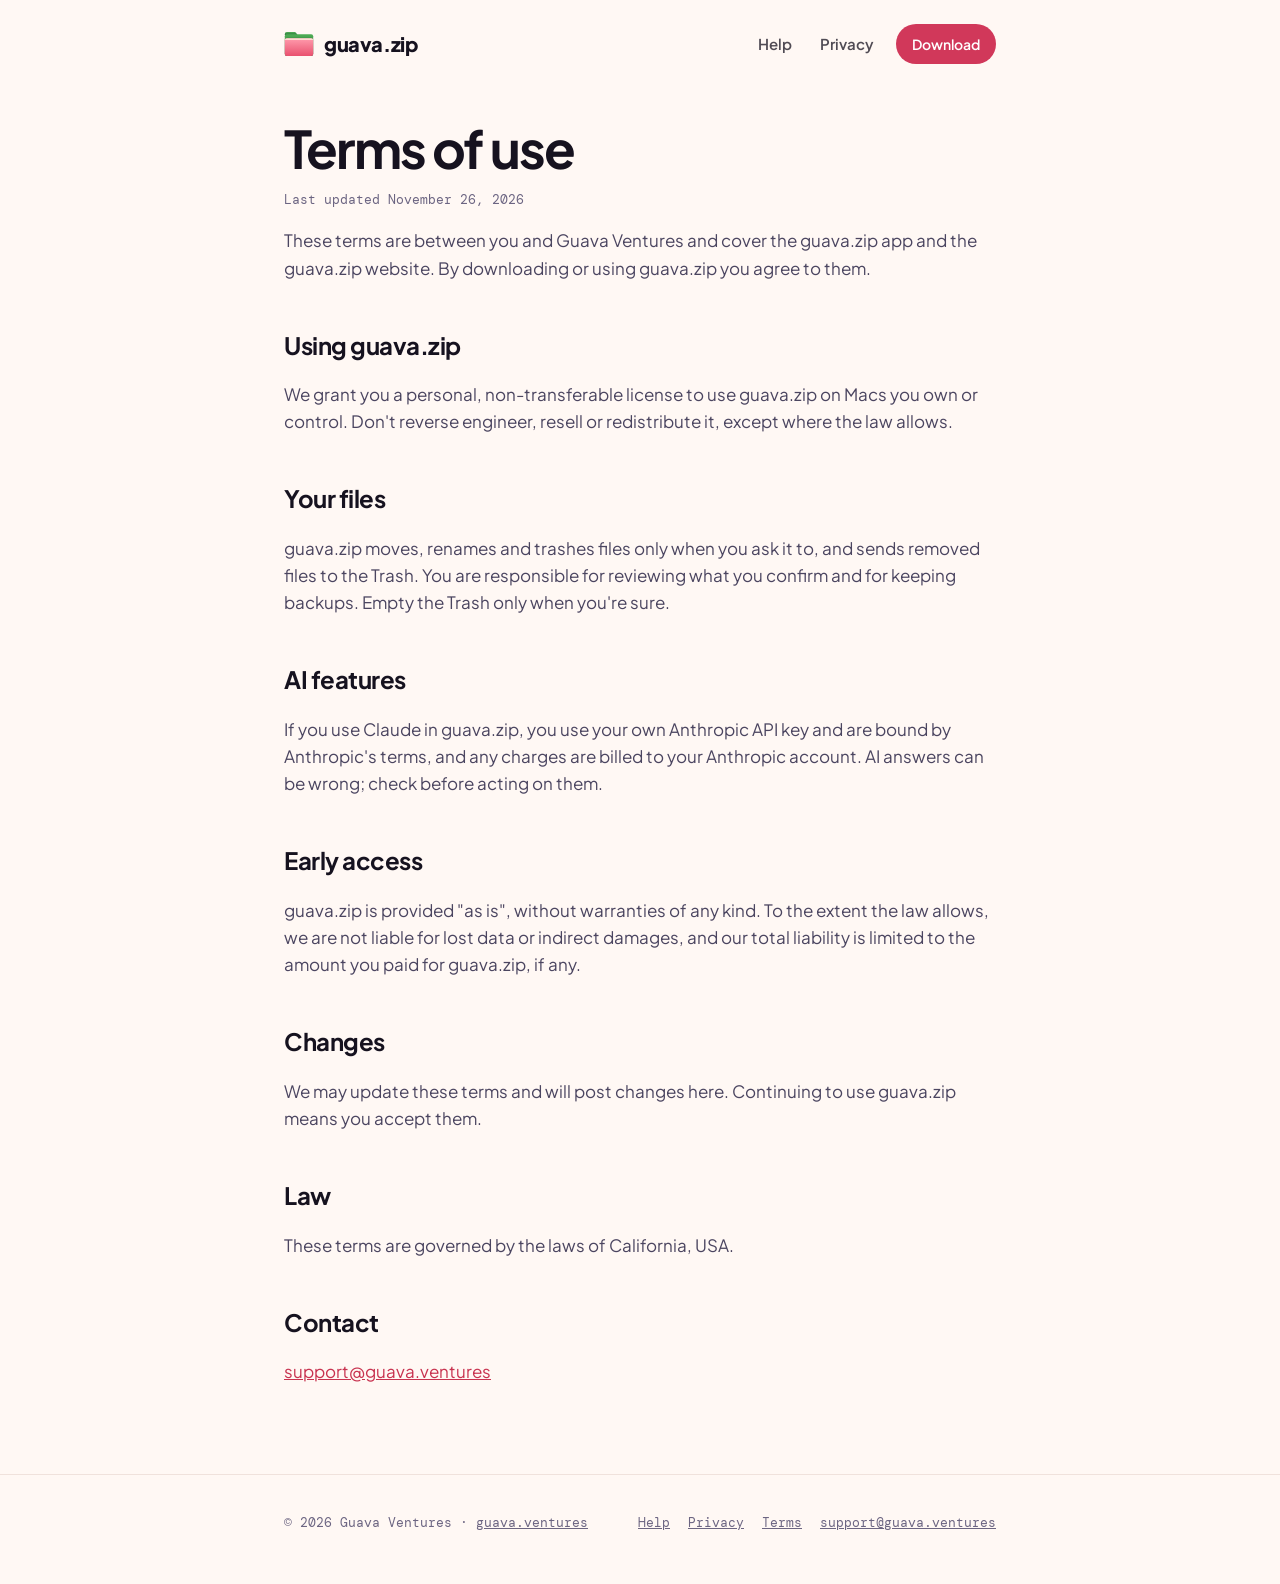
<file: terms/index.html>
<!doctype html>
<html lang="en">
<head>
<meta charset="utf-8">
<meta name="viewport" content="width=device-width, initial-scale=1">
<title>Terms · guava.zip</title>
<meta name="description" content="Terms of use for guava.zip.">
<link rel="icon" href="/favicon.svg" type="image/svg+xml">
<link rel="icon" href="/favicon-32.png" sizes="32x32" type="image/png">
<link rel="apple-touch-icon" href="/apple-touch-icon.png">
<link rel="preconnect" href="https://fonts.googleapis.com">
<link rel="preconnect" href="https://fonts.gstatic.com" crossorigin>
<link href="https://fonts.googleapis.com/css2?family=Plus+Jakarta+Sans:wght@400;500;600;700;800&amp;family=DM+Mono:wght@400;500&amp;display=swap" rel="stylesheet">
<link rel="stylesheet" href="/site.css">
</head>
<body class="page">
<div class="narrow">
<nav class="top">
<a class="brand" href="/"><img class="mark" src="/logo.svg" alt="" width="30" height="30">guava.zip</a>
<div class="links"><a href="/help/">Help</a><a href="/privacy/">Privacy</a><a class="btn" href="/download/">Download</a></div>
</nav>
<main>
<h1>Terms of use</h1>
<p class="meta">Last updated November 26, 2026</p>
<p>These terms are between you and Guava Ventures and cover the guava.zip app and the guava.zip website. By downloading or using guava.zip you agree to them.</p>
<h2>Using guava.zip</h2>
<p>We grant you a personal, non-transferable license to use guava.zip on Macs you own or control. Don't reverse engineer, resell or redistribute it, except where the law allows.</p>
<h2>Your files</h2>
<p>guava.zip moves, renames and trashes files only when you ask it to, and sends removed files to the Trash. You are responsible for reviewing what you confirm and for keeping backups. Empty the Trash only when you're sure.</p>
<h2>AI features</h2>
<p>If you use Claude in guava.zip, you use your own Anthropic API key and are bound by Anthropic's terms, and any charges are billed to your Anthropic account. AI answers can be wrong; check before acting on them.</p>
<h2>Early access</h2>
<p>guava.zip is provided "as is", without warranties of any kind. To the extent the law allows, we are not liable for lost data or indirect damages, and our total liability is limited to the amount you paid for guava.zip, if any.</p>
<h2>Changes</h2>
<p>We may update these terms and will post changes here. Continuing to use guava.zip means you accept them.</p>
<h2>Law</h2>
<p>These terms are governed by the laws of California, USA.</p>
<h2>Contact</h2>
<p><a href="mailto:support@guava.ventures">support@guava.ventures</a></p>
</main>
</div>
<footer class="site">
<div class="narrow">
<span>© 2026 Guava Ventures · <a href="https://guava.ventures">guava.ventures</a></span>
<nav aria-label="Footer"><a href="/help/">Help</a><a href="/privacy/">Privacy</a><a href="/terms/">Terms</a><a href="mailto:support@guava.ventures">support@guava.ventures</a></nav>
</div>
</footer>
</body>
</html>
</file>
<file: site.css>
:root{
  --ink:#16121f;--ink-2:#4b4560;--ink-3:#6c6582;
  --paper:#fff8f4;--card:#ffffff;--line:#f0e2dc;
  --guava:#f0607a;--guava-deep:#e5536b;--guava-btn:#d1385a;--guava-btn-hover:#c22f50;--guava-text:#c8324f;--leaf:#3e8e3a;--leaf-soft:#dff5ea;
  --night:#14101c;--night-2:#211a2d;--night-ink:#f6eef3;--night-dim:#b9adc4;
}
*{box-sizing:border-box}
html{scroll-behavior:smooth}
@media (prefers-reduced-motion:reduce){html{scroll-behavior:auto}*{transition:none!important;animation:none!important}}
body{margin:0;min-height:100vh;display:flex;flex-direction:column;background:var(--paper);color:var(--ink);font-family:'Plus Jakarta Sans',ui-sans-serif,system-ui,-apple-system,sans-serif;line-height:1.6;-webkit-font-smoothing:antialiased}
a{color:var(--guava-text)}a:hover{color:var(--ink)}
body>.narrow,body>main{flex:1 0 auto;width:100%}
a:focus-visible,button:focus-visible{outline:2px solid var(--guava-text);outline-offset:3px;border-radius:6px}
.btn:focus-visible{border-radius:999px}
.hero a:focus-visible,.dark a:focus-visible,.home footer.site a:focus-visible{outline-color:#fff}
.mono{font-family:'DM Mono',ui-monospace,monospace}
.wrap{max-width:1160px;margin:0 auto;padding:0 24px}
.narrow{max-width:760px;margin:0 auto;padding:0 24px}

/* nav */
nav.top{display:flex;flex-wrap:nowrap;gap:12px;align-items:center;justify-content:space-between;padding:24px 0}
.brand{display:flex;align-items:center;gap:10px;text-decoration:none;color:inherit;font-weight:800;font-size:20px;letter-spacing:-.02em}
.brand .mark{width:30px;height:30px;flex:none;display:block}
nav.top .links{display:flex;flex-wrap:wrap;gap:4px;align-items:center}
nav.top .links a{padding:8px 12px;text-decoration:none;color:inherit;opacity:.75;font-weight:600;font-size:15px}
nav.top .links a:hover,nav.top .links a[aria-current=page]{opacity:1}
.btn{display:inline-flex;align-items:center;gap:8px;padding:14px 24px;border-radius:999px;background:var(--guava-btn);color:#fff;text-decoration:none;font-weight:800;font-size:16px;line-height:1.6;border:0}
.btn:hover{background:var(--guava-btn-hover);color:#fff}
.btn.ghost{background:transparent;color:inherit;box-shadow:inset 0 0 0 1.5px currentColor}
.btn.ghost:hover{background:color-mix(in srgb,currentColor 8%,transparent)}
nav.top .links a.btn{color:#fff;opacity:1;padding:9px 16px;font-size:14px;margin-left:6px}
@media (max-width:640px){nav.top .links a:not(.btn){display:none}nav.top .links a.btn{margin-left:0}}

/* hero */
.hero{background:radial-gradient(55% 60% at 12% 0%,rgba(255,95,126,.38),transparent 70%),radial-gradient(45% 50% at 95% 8%,rgba(47,158,107,.30),transparent 72%),var(--night);color:var(--night-ink)}
.hero-copy .icon{filter:drop-shadow(0 18px 30px rgba(0,0,0,.45))}
.hero-copy{text-align:center;padding:72px 0 48px;display:flex;flex-direction:column;align-items:center;gap:22px}
.eyebrow{font-family:'DM Mono',ui-monospace,monospace;font-size:13px;letter-spacing:.08em;text-transform:uppercase;color:var(--guava)}
.hero h1{margin:0;font-size:clamp(42px,7vw,88px);line-height:1;letter-spacing:-.045em;font-weight:800;max-width:14ch}
.hero p.lede{margin:0;font-size:20px;color:var(--night-dim);max-width:54ch}
.hero .ctas{display:flex;flex-wrap:wrap;gap:12px;justify-content:center}
.hero .small{font-size:13px;color:var(--night-dim)}

/* mock window */
.mock{max-width:980px;margin:0 auto;transform:translateY(64px);border-radius:16px;background:#fbf9fc;color:var(--ink);box-shadow:0 40px 80px rgba(0,0,0,.45),0 0 0 1px rgba(255,255,255,.08);overflow:hidden;font-size:13px}
.mock .bar{display:flex;align-items:center;gap:8px;padding:10px 14px;background:#f1edf3;border-bottom:1px solid #e6dfe8}
.mock .bar i{width:12px;height:12px;border-radius:50%;display:inline-block}
.mock .bar .path{margin-left:14px;color:var(--ink-3);font-family:'DM Mono',ui-monospace,monospace;font-size:12px;white-space:nowrap;overflow:hidden;text-overflow:ellipsis}
.mock .body{display:grid;grid-template-columns:180px 1fr}
.mock .body>div:last-child{display:flex;flex-direction:column}
.mock .ai{margin-top:auto!important}
.mock .side{background:#f6f2f7;border-right:1px solid #e9e2ec;padding:14px 10px;display:flex;flex-direction:column;gap:2px}
.mock .side b{font-size:11px;color:var(--ink-3);text-transform:uppercase;letter-spacing:.06em;margin:10px 8px 4px}
.mock .side span{padding:5px 8px;border-radius:6px;color:var(--ink-2)}
.mock .side span.on{background:#ffe1e7;color:#b8243f;font-weight:700}
.mock table{width:100%;border-collapse:collapse}
.mock th{text-align:left;font-weight:600;color:var(--ink-3);font-size:11px;padding:10px 14px;border-bottom:1px solid #eee6ef}
.mock td{padding:8px 14px;border-bottom:1px solid #f4eef5;white-space:nowrap}
.mock tr.hit td{background:#fff0f3}
.mock td.k{color:var(--ink-3)}
.mock .ai{margin:12px;border-radius:12px;background:var(--night);color:var(--night-ink);padding:12px 14px;display:flex;gap:10px;align-items:center}
.mock .ai .spark{color:var(--guava);font-weight:800}
.mock .ai .kbd{margin-left:auto;font-family:'DM Mono',ui-monospace,monospace;font-size:11px;color:var(--night-dim);border:1px solid #3a3047;border-radius:6px;padding:2px 6px}
@media (max-width:640px){.mock .body{grid-template-columns:1fr}.mock .side{display:none}.mock td.k:nth-child(3){display:none}.mock th:nth-child(3){display:none}}
@media (max-width:400px){.mock td,.mock th{padding-left:10px;padding-right:10px}.mock td.k:nth-child(2),.mock th:nth-child(2){display:none}}

/* sections */
section{padding:96px 0}
section.first{padding-top:150px}
h2.sec{font-size:clamp(32px,4.5vw,52px);letter-spacing:-.035em;line-height:1.05;margin:0 0 16px;font-weight:800}
p.sub{font-size:19px;color:var(--ink-2);max-width:60ch;margin:0}
.grid{display:grid;grid-template-columns:repeat(auto-fit,minmax(250px,1fr));gap:18px;margin-top:44px}
.card{background:var(--card);border:1px solid var(--line);border-radius:18px;padding:24px}
.card h3{margin:0 0 6px;font-size:19px;letter-spacing:-.01em}
.card p{margin:0;color:var(--ink-2);font-size:15.5px}
.tag{display:inline-block;font-family:'DM Mono',ui-monospace,monospace;font-size:11px;letter-spacing:.06em;text-transform:uppercase;padding:3px 8px;border-radius:6px;background:var(--leaf-soft);color:#1d6e48;margin-bottom:12px}
.tag.pink{background:#ffe1e7;color:#b8243f}
section:not(.dark) .eyebrow,.page .eyebrow{color:var(--guava-text)}
#ai .grid{grid-template-columns:repeat(auto-fit,minmax(220px,1fr))}
#clean .grid{grid-template-columns:repeat(auto-fit,minmax(min(300px,100%),1fr))}

.asks{display:flex;flex-direction:column;gap:12px;margin-top:36px}
.ask{background:var(--night);color:var(--night-ink);border-radius:14px;padding:16px 20px;font-size:17px;display:flex;gap:12px;align-items:baseline}
.ask .spark{color:var(--guava);font-weight:800}
.split{display:flex;flex-wrap:wrap;gap:56px;align-items:flex-end}
@media (max-width:640px){.split{gap:32px}}
.split>div{flex:1 1 400px;min-width:0}

.dark{background:var(--night);color:var(--night-ink)}
.dark p.sub{color:var(--night-dim)}
.dark .card{background:var(--night-2);border-color:#30263d}
.dark .card p{color:var(--night-dim)}
.dark .ask{background:var(--night-2);box-shadow:0 0 0 1px #30263d}

.download{text-align:center}
.download .btn{margin-top:28px}
.reqs{margin-top:16px;font-size:14px;color:var(--night-dim)}

/* doc pages */
.page h1{font-size:clamp(34px,6vw,52px);letter-spacing:-.035em;line-height:1.08;margin:32px 0 10px}
.page h2{font-size:24px;letter-spacing:-.02em;margin:44px 0 8px}
.page h3{font-size:18px;margin:28px 0 4px}
.page p,.page li{color:var(--ink-2);font-size:17px}
.page .meta{font-family:'DM Mono',ui-monospace,monospace;font-size:13px;color:var(--ink-3)}
.note{background:#fff0d9;color:#5a3a00;border-radius:12px;padding:14px 18px;font-size:15.5px}
.note p{color:inherit;font-size:inherit;margin:0}
.steps{counter-reset:s;list-style:none;padding:0}
.steps li{counter-increment:s;position:relative;padding-left:48px;margin:18px 0}
.steps li::before{content:counter(s);position:absolute;left:0;top:-2px;width:32px;height:32px;border-radius:50%;background:var(--guava-btn);color:#fff;font-weight:800;display:flex;align-items:center;justify-content:center;font-size:15px}
kbd{font-family:'DM Mono',ui-monospace,monospace;font-size:.85em;background:#f3ebee;border:1px solid #e5d8de;border-radius:6px;padding:1px 6px}
code{font-family:'DM Mono',ui-monospace,monospace;font-size:.9em;background:#f3ebee;border-radius:5px;padding:1px 5px}
.toc{display:flex;flex-wrap:wrap;gap:8px;margin:20px 0 0;padding:0;list-style:none}
.toc a{display:inline-block;padding:9px 14px;border-radius:999px;background:#fff;border:1px solid var(--line);text-decoration:none;color:var(--ink-2);font-size:14px;font-weight:600}

footer.site{border-top:1px solid var(--line);margin-top:72px;padding:28px 0 40px;font-family:'DM Mono',ui-monospace,monospace;font-size:13px;color:var(--ink-3)}
footer.site .wrap,footer.site .narrow{display:flex;flex-wrap:wrap;gap:14px 24px;justify-content:space-between}
footer.site a{color:var(--ink-3);display:inline-block;padding:10px 0}
footer.site nav{display:flex;flex-wrap:wrap;gap:0 18px}
footer.site .wrap,footer.site .narrow{align-items:center}
.dark+footer.site,.home footer.site{margin-top:0;background:var(--night);border-color:#2a2236;color:var(--night-dim)}
.home footer.site a{color:var(--night-dim)}
blockquote.prompt{margin:8px 0 12px;padding:10px 14px;border-left:3px solid var(--guava);background:#fff;border-radius:0 10px 10px 0;color:var(--ink-2);font-size:15.5px;font-style:italic}
.download p.sub.center{margin:0 auto}
code{overflow-wrap:anywhere}
</file>
